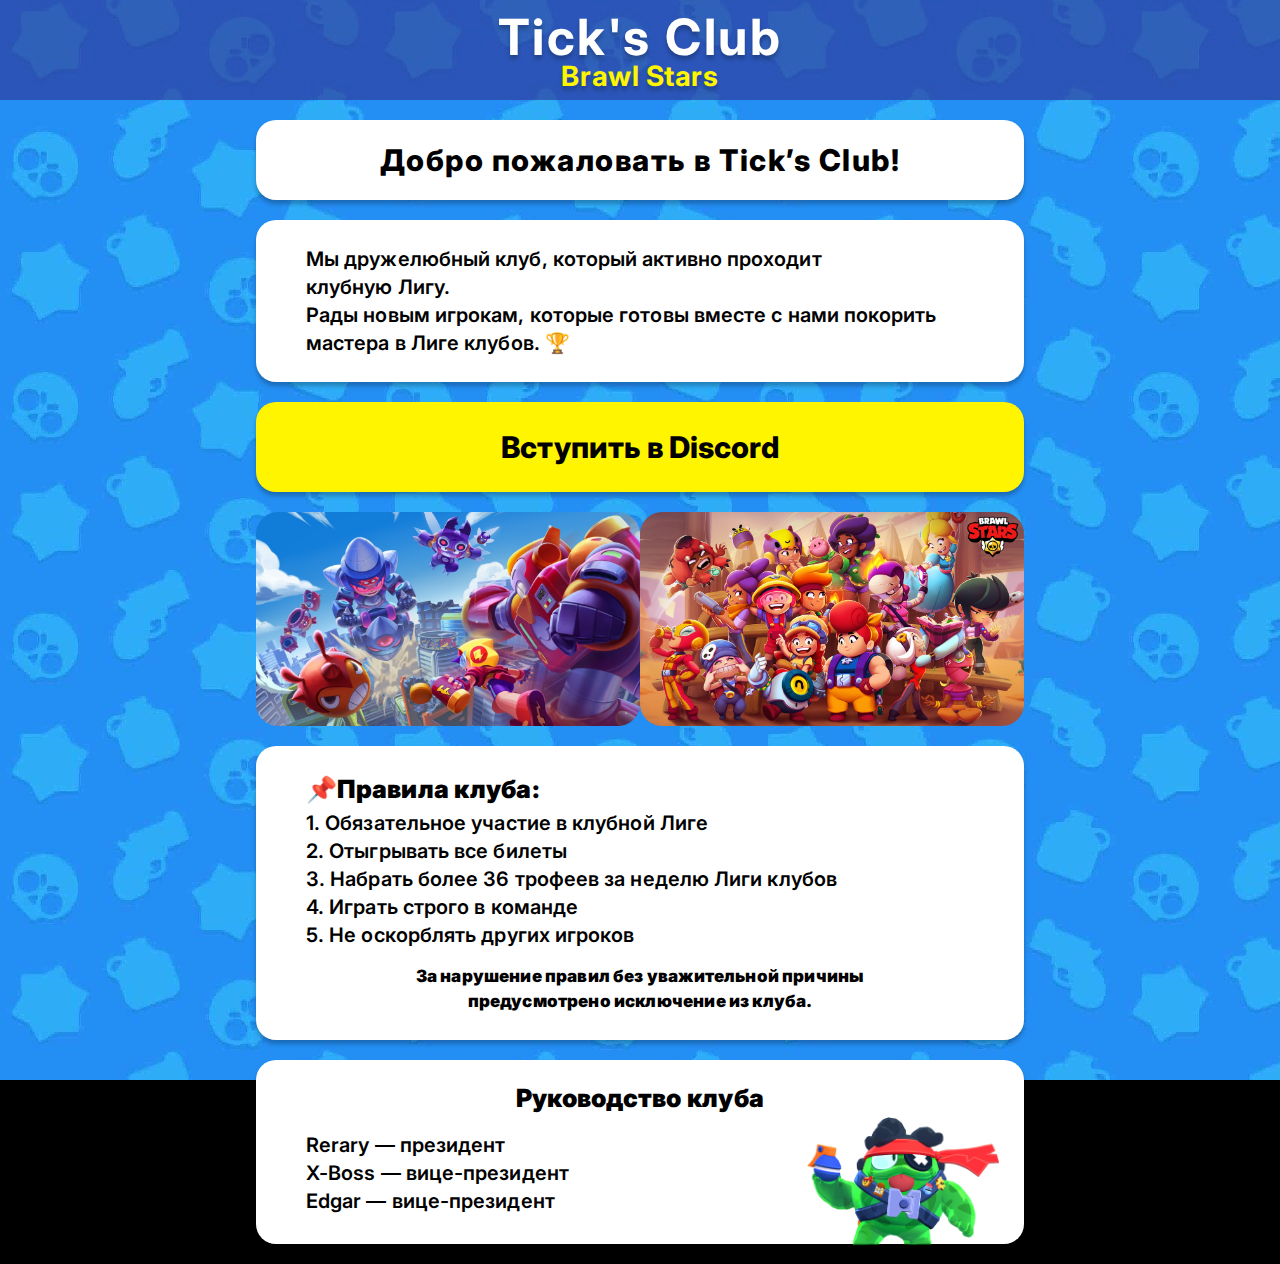
<file: index.html>
<!DOCTYPE html>
<html lang="en">
<head>
    <meta charset="UTF-8">
    <meta http-equiv="X-UA-Compatible" content="IE=edge">
    <meta name="viewport" content="width=device-width, initial-scale=1.0">
    <title>Document</title>
    <link rel="stylesheet" href="./brawl.css">
    <link rel="stylesheet" href="./brawl2.css">
    <style>
        @import url('https://fonts.googleapis.com/css2?family=Inter:wght@100;200;300;400;500;600;700;800;900&display=swap');
    </style>
</head>

<header>
    <div class="popp">
        <div class="wrap">
            <div class="title-text">
                <div class="title2text-text">
                    Tick's Club
                </div>
                <div class="second-title-text">
                    Brawl Stars
                </div>
            </div>
        </div>
        
    </div>
</header>

<body>
    <div class="first-info">
        <div class="first-info-text">Добро пожаловать в Tick’s Club!</div>
    </div>
    <div class="second-info">
        
        <div class="second-info-text"><p>Мы дружелюбный клуб, который активно проходит<br> клубную Лигу. <br>
            Рады новым игрокам, которые готовы вместе с нами покорить мастера в Лиге клубов. 🏆️</p> </div>
    </div>
    <a href="https://discord.gg/sAFAxGtaA2" class="link">
        <div class="third-info">
        
            <div class="third-info-text">Вступить в  Discord</div>
        </div>
    </a>

    <div class="fourth-info">
        <img src="./images/image7.png" alt="" class="fourth-image1">
        <img src="./images/image6.png" alt="" class="fourth-image2">
    </div>

    <div class="fith-info">
        
        <div class="fith-info-text1"><p>📌Правила клуба: <br></p></div>
        
        <div class="fith-info-text"><p>            
            1. Обязательное участие в клубной Лиге <br>
            2. Отыгрывать все билеты <br>
            3. Набрать более 36 трофеев за неделю Лиги клубов <br>
            4. Играть строго в команде <br>
            5. Не оскорблять других игроков</p> </div>
        <div class="fith-info-text2"><p>За нарушение правил без уважительной причины <br> предусмотрено исключение из клуба.</p></div>
    </div>

    <div class="sixth-info">
        
        <div class="sixth2-info-text">  
            Руководство клуба    
        </div>
        <div class="pop">
            <div class="pop2">
                <div class="sixth-info-text">
                    Rerary — президент <br>
                    X-Boss — вице-президент <br>
                    Edgar — вице-президент   <br>         
                </div>
            </div>
            
            <div class="sixth-image"><img src="./images/image29.png" alt=""></div>
        </div>
        
        
    </div>

</body>
</html>
</file>
<file: brawl.css>
html, body, div, span, applet, object, iframe,
h1, h2, h3, h4, h5, h6, p, blockquote, pre,
a, abbr, acronym, address, big, cite, code,
del, dfn, em, img, ins, kbd, q, s, samp,
small, strike, strong, sub, sup, tt, var,
b, u, i, center,
dl, dt, dd, ol, ul, li,
fieldset, form, label, legend,
table, caption, tbody, tfoot, thead, tr, th, td,
article, aside, canvas, details, embed,
figure, figcaption, footer, header, hgroup,
menu, nav, output, ruby, section, summary,
time, mark, audio, video {
  margin: 0;
	padding: 0;
	border: 0;
	font-size: 100%;
	font: inherit;
	vertical-align: baseline;
}

/* make sure to set some focus styles for accessibility */
:focus {
    outline: 0;
}

/* HTML5 display-role reset for older browsers */
article, aside, details, figcaption, figure,
footer, header, hgroup, menu, nav, section {
	display: block;
}

body {
	line-height: 1;
}

ol, ul {
	list-style: none;
}

blockquote, q {
	quotes: none;
}

blockquote:before, blockquote:after,
q:before, q:after {
	content: '';
	content: none;
}

table {
	border-collapse: collapse;
	border-spacing: 0;
}

input[type=search]::-webkit-search-cancel-button,
input[type=search]::-webkit-search-decoration,
input[type=search]::-webkit-search-results-button,
input[type=search]::-webkit-search-results-decoration {
    -webkit-appearance: none;
    -moz-appearance: none;
}

input[type=search] {
    -webkit-appearance: none;
    -moz-appearance: none;
    -webkit-box-sizing: content-box;
    -moz-box-sizing: content-box;
    box-sizing: content-box;
}

textarea {
    overflow: auto;
    vertical-align: top;
    resize: vertical;
}

/**
 * Correct `inline-block` display not defined in IE 6/7/8/9 and Firefox 3.
 */

audio,
canvas,
video {
    display: inline-block;
    *display: inline;
    *zoom: 1;
    max-width: 100%;
}

/**
 * Prevent modern browsers from displaying `audio` without controls.
 * Remove excess height in iOS 5 devices.
 */

audio:not([controls]) {
    display: none;
    height: 0;
}

/**
 * Address styling not present in IE 7/8/9, Firefox 3, and Safari 4.
 * Known issue: no IE 6 support.
 */

[hidden] {
    display: none;
}

/**
 * 1. Correct text resizing oddly in IE 6/7 when body `font-size` is set using
 *    `em` units.
 * 2. Prevent iOS text size adjust after orientation change, without disabling
 *    user zoom.
 */

html {
    font-size: 100%; /* 1 */
    -webkit-text-size-adjust: 100%; /* 2 */
    -ms-text-size-adjust: 100%; /* 2 */
}

/**
 * Address `outline` inconsistency between Chrome and other browsers.
 */

a:focus {
    outline: thin dotted;
}

/**
 * Improve readability when focused and also mouse hovered in all browsers.
 */

a:active,
a:hover {
    outline: 0;
}

/**
 * 1. Remove border when inside `a` element in IE 6/7/8/9 and Firefox 3.
 * 2. Improve image quality when scaled in IE 7.
 */

img {
    border: 0; /* 1 */
    -ms-interpolation-mode: bicubic; /* 2 */
}

/**
 * Address margin not present in IE 6/7/8/9, Safari 5, and Opera 11.
 */

figure {
    margin: 0;
}

/**
 * Correct margin displayed oddly in IE 6/7.
 */

form {
    margin: 0;
}

/**
 * Define consistent border, margin, and padding.
 */

fieldset {
    border: 1px solid #c0c0c0;
    margin: 0 2px;
    padding: 0.35em 0.625em 0.75em;
}

/**
 * 1. Correct color not being inherited in IE 6/7/8/9.
 * 2. Correct text not wrapping in Firefox 3.
 * 3. Correct alignment displayed oddly in IE 6/7.
 */

legend {
    border: 0; /* 1 */
    padding: 0;
    white-space: normal; /* 2 */
    *margin-left: -7px; /* 3 */
}

/**
 * 1. Correct font size not being inherited in all browsers.
 * 2. Address margins set differently in IE 6/7, Firefox 3+, Safari 5,
 *    and Chrome.
 * 3. Improve appearance and consistency in all browsers.
 */

button,
input,
select,
textarea {
    font-size: 100%; /* 1 */
    margin: 0; /* 2 */
    vertical-align: baseline; /* 3 */
    *vertical-align: middle; /* 3 */
}

/**
 * Address Firefox 3+ setting `line-height` on `input` using `!important` in
 * the UA stylesheet.
 */

button,
input {
    line-height: normal;
}

/**
 * Address inconsistent `text-transform` inheritance for `button` and `select`.
 * All other form control elements do not inherit `text-transform` values.
 * Correct `button` style inheritance in Chrome, Safari 5+, and IE 6+.
 * Correct `select` style inheritance in Firefox 4+ and Opera.
 */

button,
select {
    text-transform: none;
}

/**
 * 1. Avoid the WebKit bug in Android 4.0.* where (2) destroys native `audio`
 *    and `video` controls.
 * 2. Correct inability to style clickable `input` types in iOS.
 * 3. Improve usability and consistency of cursor style between image-type
 *    `input` and others.
 * 4. Remove inner spacing in IE 7 without affecting normal text inputs.
 *    Known issue: inner spacing remains in IE 6.
 */

button,
html input[type="button"], /* 1 */
input[type="reset"],
input[type="submit"] {
    -webkit-appearance: button; /* 2 */
    cursor: pointer; /* 3 */
    *overflow: visible;  /* 4 */
}

/**
 * Re-set default cursor for disabled elements.
 */

button[disabled],
html input[disabled] {
    cursor: default;
}

/**
 * 1. Address box sizing set to content-box in IE 8/9.
 * 2. Remove excess padding in IE 8/9.
 * 3. Remove excess padding in IE 7.
 *    Known issue: excess padding remains in IE 6.
 */

input[type="checkbox"],
input[type="radio"] {
    box-sizing: border-box; /* 1 */
    padding: 0; /* 2 */
    *height: 13px; /* 3 */
    *width: 13px; /* 3 */
}

/**
 * 1. Address `appearance` set to `searchfield` in Safari 5 and Chrome.
 * 2. Address `box-sizing` set to `border-box` in Safari 5 and Chrome
 *    (include `-moz` to future-proof).
 */

input[type="search"] {
    -webkit-appearance: textfield; /* 1 */
    -moz-box-sizing: content-box;
    -webkit-box-sizing: content-box; /* 2 */
    box-sizing: content-box;
}

/**
 * Remove inner padding and search cancel button in Safari 5 and Chrome
 * on OS X.
 */

input[type="search"]::-webkit-search-cancel-button,
input[type="search"]::-webkit-search-decoration {
    -webkit-appearance: none;
}

/**
 * Remove inner padding and border in Firefox 3+.
 */

button::-moz-focus-inner,
input::-moz-focus-inner {
    border: 0;
    padding: 0;
}

/**
 * 1. Remove default vertical scrollbar in IE 6/7/8/9.
 * 2. Improve readability and alignment in all browsers.
 */

textarea {
    overflow: auto; /* 1 */
    vertical-align: top; /* 2 */
}

/**
 * Remove most spacing between table cells.
 */

table {
    border-collapse: collapse;
    border-spacing: 0;
}

html,
button,
input,
select,
textarea {
    color: #222;
}


::-moz-selection {
    background: #b3d4fc;
    text-shadow: none;
}

::selection {
    background: #b3d4fc;
    text-shadow: none;
}

img {
    vertical-align: middle;
}

fieldset {
    border: 0;
    margin: 0;
    padding: 0;
}

textarea {
    resize: vertical;
}

.chromeframe {
    margin: 0.2em 0;
    background: #ccc;
    color: #000;
    padding: 0.2em 0;
}
</file>
<file: brawl2.css>
.background{
    background: #c7b39b;
    height: 100%;
}

/* body{
    height: 100%;
    z-index: -1;
    position: relative;
} */

.img-logo{
    position:absolute;
}

.logo{
    position: absolute;
    width: 2%;
    height: 2.5%;
    margin-right: 36%;
}

.logo2{
    position: absolute;
    width: 2%;
    height: 2.5%;
    margin-left: 36%;
}

.link{
    text-decoration: none;
}


body{
    background: #000 url(./images/image.jpg); /* Фоновый цвет и фоновый рисунок*/
	color: #fff; /*Цвет текста на странице*/
	background-attachment: fixed; /* Фон страницы фиксируется */
	background-repeat: repeat-x; /* Изображение повторяется по горизонтали */
    position: relative;
}

img{
    width: 100%;
    height: 100%;
}

header{
    width: 100%;
    height: 100px;
    position: relative;
    background-color: rgb(48, 46, 144,0.6);
}

.popp{
    height: inherit;
    width: inherit;
    position: relative;
    text-align: center;
}

@media screen and (min-width : 1100px) {
    .title{
        float: left;
        max-height: 100%;
        min-width: 20px;
    
        font-family: 'Inter';
        font-style: normal;
        font-weight: 700;
        font-size: 40px;
        line-height: 150%;
    }
    
    .headerimage{
        height: 100px;
    }
    
    .title-text{
        float: left;
        max-width: 300px;
        min-width: 20px;
    
        font-family: 'Inter';
        font-style: normal;
        font-weight: 700;
        font-size: 40px;
        line-height: 150%;
    
    
        margin-left: 20px;
        margin-right: 20px;
    }
    
    .title2text-text{
        font-family: 'Inter';
        font-style: normal;
        font-weight: 700;
        font-size: 50px;
        line-height: 150%;
        /* or 192px */
    
        display: flex;
        align-items: center;
        text-align: center;
        letter-spacing: 0.05em;
    
        color: #FFFFFF;
    
        text-shadow: 0px 4px 4px rgba(0, 0, 0, 0.25);
    
    
        margin-bottom: -20px;
    }
    
    .second-title-text{
    
        font-family: 'Inter';
        font-style: normal;
        font-weight: 700;
        font-size: 28px;
        line-height: 150%;
        /* or 112px */
    
        align-items: center;
        text-align: center;
        letter-spacing: 0.02em;
    
        color: #FFF500;
        text-shadow: 0px 4px 4px rgba(0, 0, 0, 0.25);
    
        max-height: 50px;
        margin-bottom: 100px;
    
    }
    
    .wrap{
        display:inline-block;
        opacity: 100%;
    }
    
    
    
    .first-info{
        height: 80px;
        width: 60%;
        margin-left: 20%;
        margin-top: 20px;
        background-color: white;
        border-radius: 20px;
        
        display: flex;
        align-items: center;
        justify-content: center;
        box-shadow: 0px 4px 4px rgba(0, 0, 0, 0.25);
    }
    
    .first-info-text{
        color: #000;
        font-family: 'Inter';
        font-style: normal;
        font-weight: 800;
        font-size: 30px;
        text-align: center;
        letter-spacing: 0.05em;
    }
    
    .second-info{
        max-height: 1000px;
        width: 60%;
        margin-left: 20%;
        margin-top: 20px;
        background-color: white;
        border-radius: 20px;
        
        display: flex;
        align-items: center;
        justify-content: center;
        box-shadow: 0px 4px 4px rgba(0, 0, 0, 0.25);
    }
    
    .second-info-text{
        font-family: 'Inter';
        font-style: normal;
        font-weight: 600;
        font-size: 20px;
        line-height: 140%;
        /* or 120px */
    
        letter-spacing: 0.004em;
    
        color: #000000;
        align : left;
    
        margin-left : 50px;
        margin-right: 50px;
        margin-top: 25px;
        margin-bottom: 25px;
        
    }
    
    .third-info{
        max-height: 1000px;
        width: 60%;
        margin-left: 20%;
        margin-top: 20px;
        background-color: white;
        border-radius: 20px;
        
        display: flex;
        align-items: center;
        justify-content: center;
        background: #FFF500;
        box-shadow: 0px 4px 4px rgba(0, 0, 0, 0.25);
    }
    
    .third-info-text{
        color: #000;
        font-family: 'Inter';
        font-style: normal;
        font-weight: 800;
        font-size: 30px;
        align : left;
        margin-left : 20px;
        margin-right: 20px;
        margin-top: 30px;
        margin-bottom: 30px;
    }
    
    .fourth-info{
        max-height: 1000px;
        width: 60%;
        margin-left: 20%;
        margin-top: 20px;
        background-color: rgba(0, 0, 0, 0);
        border-radius: 20px;
        
        display: flex;
        align-items: center;
        justify-content: center;
    }
    
    .fourth-image1{
        max-width: 50%;
    }
    
    .fourth-image2{
        max-width: 50%;
    }
    
    .fith-info{
        max-height: 1000px;
        width: 60%;
        margin-left: 20%;
        margin-top: 20px;
        background-color: white;
        border-radius: 20px;
        padding-top: 5px;
        letter-spacing: 0.05em;
        box-shadow: 0px 4px 4px rgba(0, 0, 0, 0.25);
    }
    
    .fith-info-text{
        font-family: 'Inter';
        font-style: normal;
        font-weight: 600;
        font-size: 20px;
        line-height: 140%;
        /* or 120px */
    
        letter-spacing: 0.004em;
    
        color: #000000;
        align : left;
        margin-left : 50px;
        margin-right: 50px;
    }
    
    .fith-info-text2{
        font-family: 'Inter';
        font-style: normal;
        font-weight: 1000;
        font-size: 17px;
        line-height: 150%;
        /* or 120px */
    
        letter-spacing: 0.01em;
    
        color: #000000;
        text-align: center;
        margin-left : 50px;
        margin-right: 50px;
        margin-top: 15px;
        margin-bottom: 20px;
        padding-bottom: 25px;
    
    }
    
    .fith-info-text1{
        font-family: 'Inter';
        font-style: normal;
        font-weight: 1000;
        font-size: 25px;
        line-height: 150%;
        /* or 120px */
    
        letter-spacing: 0.01em;
    
        color: #000000;
        align : left;
        margin-left : 50px;
        margin-right: 50px;
        margin-top: 20px;
        margin-bottom: 0px;
    }
    
    .sixth-info{
        max-height: 1000px;
        width: 60%;
        margin-left: 20%;
        margin-top: 20px;
        background-color: white;
        border-radius: 20px;
        padding-top: 5px;
        letter-spacing: 0.05em;
        box-shadow: 0px 4px 4px rgba(0, 0, 0, 0.25);
    }
    
    .sixth-info-text{
        font-family: 'Inter';
        font-style: normal;
        font-weight: 600;
        font-size: 20px;
        line-height: 140%;
        /* or 120px */
    
        letter-spacing: 0.004em;
    
        color: #000000;
        text-align: left;
        margin-left : 50px;
        margin-right: 50px;
        margin-top: 5px;
        justify-content: center;
        align-items: center;
    }
    
    .pop2{
        display: flex;
        justify-content: space-between;
        align-items: center;
    }
    
    .sixth2-info-text{
        font-family: 'Inter';
        font-style: normal;
        font-weight: 1000;
        font-size: 25px;
        line-height: 150%;
        /* or 120px */
    
        letter-spacing: 0.05em;
        letter-spacing: 0.01em;
        
        color: #000000;
        text-align: center;
        margin-left : 50px;
        margin-right: 50px;
        margin-top: 15px;
        margin-bottom: 0px;
    }
    
    .sixth-image{
        width: 25%;
        height: 25%;
        margin-bottom: -23px;
        margin-right: 25px;
    }
    
    .pop{
        width: 100%;
        display: flex;
        justify-content: space-between;
        margin-bottom: 20px;
        padding-bottom: 20px;
    }
    
    .seventh-info{
        max-height: 1000px;
        width: 60%;
        margin-left: 20%;
        margin-top: 20px;
        background: rgba(255, 255, 255, 0.37);
        box-shadow: 0px 4px 4px rgba(0, 0, 0, 0.25);
        border-radius: 20px;
        padding-top: 5px;
        letter-spacing: 0.05em;
    }
    
    .seventh-info-text{
        font-family: 'Inter';
        font-style: normal;
        font-weight: 800;
        font-size: 13px;
        line-height: 140%;
        /* or 120px */
    
        letter-spacing: 0.004em;
        color: #000000;
        text-align: center;
        margin-left : 50px;
        margin-right: 50px;
        margin-top: 10px;
        padding-bottom: 10px;
    }
}



@media screen and (max-width : 1100px) {
    .title{
        float: left;
        max-height: 100%;
        min-width: 20px;
    
        font-family: 'Inter';
        font-style: normal;
        font-weight: 700;
        font-size: 40px;
        line-height: 150%;
    }
    
    .headerimage{
        height: 100px;
    }
    
    .title-text{
        float: left;
        max-width: 300px;
        min-width: 20px;
    
        font-family: 'Inter';
        font-style: normal;
        font-weight: 700;
        font-size: 40px;
        line-height: 150%;
    
    
        margin-left: 20px;
        margin-right: 20px;
    }
    
    .title2text-text{
        font-family: 'Inter';
        font-style: normal;
        font-weight: 700;
        font-size: 50px;
        line-height: 150%;
        /* or 192px */
    
        display: flex;
        align-items: center;
        text-align: center;
        letter-spacing: 0.05em;
    
        color: #FFFFFF;
    
        text-shadow: 0px 4px 4px rgba(0, 0, 0, 0.25);
    
    
        margin-bottom: -20px;
    }
    
    .second-title-text{
    
        font-family: 'Inter';
        font-style: normal;
        font-weight: 700;
        font-size: 28px;
        line-height: 150%;
        /* or 112px */
    
        align-items: center;
        text-align: center;
        letter-spacing: 0.02em;
    
        color: #FFF500;
        text-shadow: 0px 4px 4px rgba(0, 0, 0, 0.25);
    
        max-height: 50px;
        margin-bottom: 100px;
    
    }
    
    .wrap{
        display:inline-block;
        opacity: 100%;
    }
    
    
    
    .first-info{
        height: 80px;
        width: 90%;
        margin-left: 5%;
        margin-top: 5px;
        background-color: white;
        border-radius: 20px;
        
        display: flex;
        align-items: center;
        justify-content: center;
        box-shadow: 0px 4px 4px rgba(0, 0, 0, 0.25);
    }
    
    .first-info-text{
        color: #000;
        font-family: 'Inter';
        font-style: normal;
        font-weight: 800;
        font-size: 25px;
        text-align: center;
        letter-spacing: 0.05em;
        line-height: 120%;
    }
    
    .second-info{
        max-height: 1000px;
        width: 90%;
        margin-left: 5%;
        margin-top: 5px;
        background-color: white;
        border-radius: 20px;
        
        display: flex;
        align-items: center;
        justify-content: center;
        box-shadow: 0px 4px 4px rgba(0, 0, 0, 0.25);
    }
    
    .second-info-text{
        font-family: 'Inter';
        font-style: normal;
        font-weight: 600;
        font-size: 18px;
        line-height: 140%;
        /* or 120px */
    
        letter-spacing: 0.004em;
    
        color: #000000;
        align : left;
    
        margin-left : 15px;
        margin-right: 15px;
        margin-top: 25px;
        margin-bottom: 25px;
        
    }
    
    .third-info{
        max-height: 1000px;
        width: 90%;
        margin-left: 5%;
        margin-top: 5px;
        background-color: white;
        border-radius: 20px;
        
        display: flex;
        align-items: center;
        justify-content: center;
        background: #FFF500;
        box-shadow: 0px 4px 4px rgba(0, 0, 0, 0.25);
    }
    
    .third-info-text{
        color: #000;
        font-family: 'Inter';
        font-style: normal;
        font-weight: 800;
        font-size: 25px;
        align : left;
        margin-left : 20px;
        margin-right: 20px;
        margin-top: 30px;
        margin-bottom: 30px;
    }
    
    .fourth-info{
        max-height: 1000px;
        width: 90%;
        margin-left: 5%;
        margin-top: 5px;
        background-color: rgba(0, 0, 0, 0);
        border-radius: 20px;
        
        display: flex;
        align-items: center;
        justify-content: center;
    }
    
    .fourth-image1{
        max-width: 50%;
    }
    
    .fourth-image2{
        max-width: 50%;
    }
    
    .fith-info{
        max-height: 1000px;
        width: 90%;
        margin-left: 5%;
        margin-top: 5px;
        background-color: white;
        border-radius: 20px;
        padding-top: 5px;
        letter-spacing: 0.05em;
        box-shadow: 0px 4px 4px rgba(0, 0, 0, 0.25);
    }
    
    .fith-info-text{
        font-family: 'Inter';
        font-style: normal;
        font-weight: 600;
        font-size: 18px;
        line-height: 140%;
        /* or 120px */
    
        letter-spacing: 0.004em;
    
        color: #000000;
        align : left;
        margin-left : 25px;
        margin-right: 25px;
    }
    
    .fith-info-text2{
        font-family: 'Inter';
        font-style: normal;
        font-weight: 1000;
        font-size: 12px;
        line-height: 150%;
        /* or 120px */
    
        letter-spacing: 0.01em;
    
        color: #000000;
        text-align: center;
        margin-left : 10px;
        margin-right: 10px;
        margin-top: 15px;
        margin-bottom: 20px;
        padding-bottom: 25px;
    
    }
    
    .fith-info-text1{
        font-family: 'Inter';
        font-style: normal;
        font-weight: 1000;
        font-size: 20px;
        line-height: 150%;
        /* or 120px */
    
        letter-spacing: 0.01em;
    
        color: #000000;
        align : left;
        margin-left : 25px;
        margin-right: 25px;
        margin-top: 20px;
        margin-bottom: 0px;
    }
    
    .sixth-info{
        max-height: 1000px;
        width: 90%;
        margin-left: 5%;
        margin-top: -10px;
        background-color: white;
        border-radius: 20px;
        padding-top: 5px;
        letter-spacing: 0.05em;
        box-shadow: 0px 4px 4px rgba(0, 0, 0, 0.25);
    }
    
    .sixth-info-text{
        font-family: 'Inter';
        font-style: normal;
        font-weight: 600;
        font-size: 18px;
        line-height: 140%;
        /* or 120px */
    
        letter-spacing: 0.004em;
    
        color: #000000;
        text-align: left;
        margin-left : 25px;
        margin-right: 25px;
        margin-top: 5px;
        justify-content: center;
        align-items: center;
    }
    
    .pop2{
        display: flex;
        justify-content: space-between;
        align-items: center;
    }
    
    .sixth2-info-text{
        font-family: 'Inter';
        font-style: normal;
        font-weight: 1000;
        font-size: 20px;
        line-height: 150%;
        /* or 120px */
    
        letter-spacing: 0.05em;
        letter-spacing: 0.01em;
        
        color: #000000;
        text-align: center;
        margin-left : 25px;
        margin-right: 25px;
        margin-top: 15px;
        margin-bottom: 0px;
    }
    
    .sixth-image{
        width: 25%;
        height: 25%;
        margin-bottom: -23px;
        margin-right: 25px;
        display: none;
    }
    
    .pop{
        width: 100%;
        display: flex;
        justify-content: space-between;
        margin-bottom: 20px;
        padding-bottom: 20px;
    }
    
    .seventh-info{
        max-height: 1000px;
        width: 90%;
        margin-left: 5%;
        margin-top: -10px;
        background: rgba(255, 255, 255, 0.37);
        box-shadow: 0px 4px 4px rgba(0, 0, 0, 0.25);
        border-radius: 20px;
        padding-top: 5px;
        letter-spacing: 0.05em;
    }
    
    .seventh-info-text{
        font-family: 'Inter';
        font-style: normal;
        font-weight: 800;
        font-size: 13px;
        line-height: 140%;
        /* or 120px */
    
        letter-spacing: 0.004em;
        color: #000000;
        text-align: center;
        margin-left : 25px;
        margin-right: 25px;
        margin-top: 10px;
        padding-bottom: 10px;
    }
}
</file>
